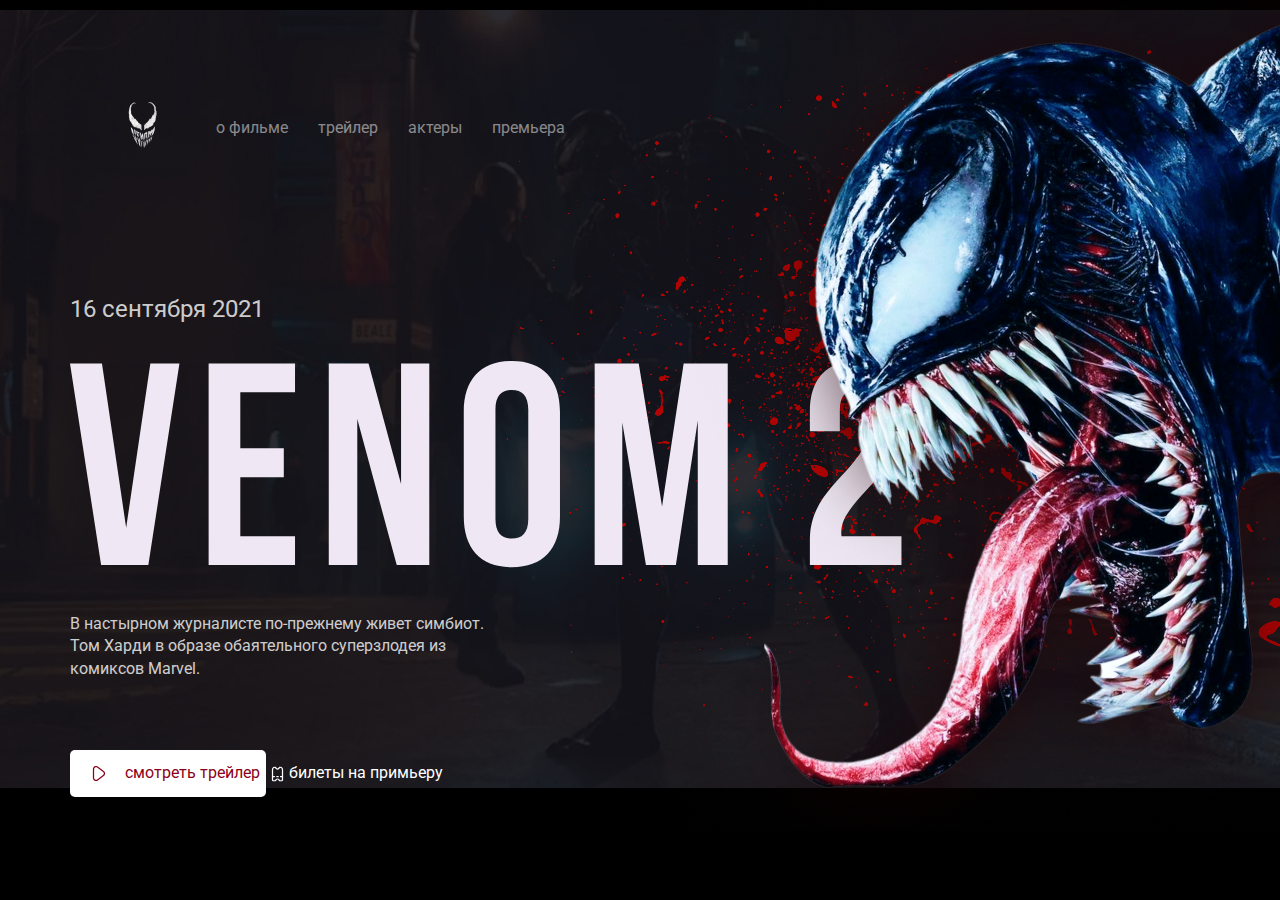
<file: index.html>
<!DOCTYPE html>
<html lang="ru">
<head>
  <meta charset="UTF-8">
  <meta http-equiv="X-UA-Compatible" content="IE=edge">
  <meta name="viewport" content="width=device-width, initial-scale=1.0">
  <title>Главная - Venom 2</title>
  <link rel="preconnect" href="https://fonts.gstatic.com">
  <link href="https://fonts.googleapis.com/css2?family=Roboto:wght@400;700&display=swap" rel="stylesheet">
  <link rel="stylesheet" href="css/normalize.css">
  <link rel="stylesheet" href="css/style.css">
</head>
<body class= "blood">
<div class="container">
  <header class="header">
    <a href="/" class="logo-link">
      <img whidth="46" height="71" src="img/logo.png" alt="logo: venom" class="logo-image">
    </a>
    <nav class="nav">
      <ul class="nav-menu">
        <li class="nav-menu-item">
          <a href="about.html" class="nav-menu-link">о фильме</a>
        </li>
        <li class="nav-menu-item">
          <a href="treiler.html" class="nav-menu-link">трейлер</a>
        </li>
        <li class="nav-menu-item">
          <a href="actors.html" class="nav-menu-link">актеры</a>
        </li>
        <li class="nav-menu-item">
          <a href="premier.html" class="nav-menu-link">премьера</a>
        </li>
      </ul>
    </nav>
  </header>
  <div class="film">
    <div class="film-text">
      <span class="film-date">16 сентября 2021</span>
      <img src="img/venom-2.svg" alt="logo: venom-2" class="film-logo">
      <p class="film-description">
        В настырном журналисте по-прежнему живет симбиот. Том Харди в образе обаятельного суперзлодея из комиксов
        Marvel.
      </p>
    </div>
    <!-- /.film-text -->
    <div class="button-group">
      <button class="button button-primary">
        <img whidth="15" src="img/play.svg" alt="icon: play" class="button-icon">
        <span class="button-text">смотреть трейлер</span>
      </button>
      <a href="trailer.html" class="button button-link">
        <img whidth="15" src="img/ticket.svg" alt="icon: ticket" class="button-icon">
        <span class="button-text">билеты на примьеру</span>
      </a>
    </div>
  </div>
  </div>
  <!-- /.film -->
</div>
  <img src="img/venom.png" alt="photo: venom" class="venom">
</body>
</html>
</file>
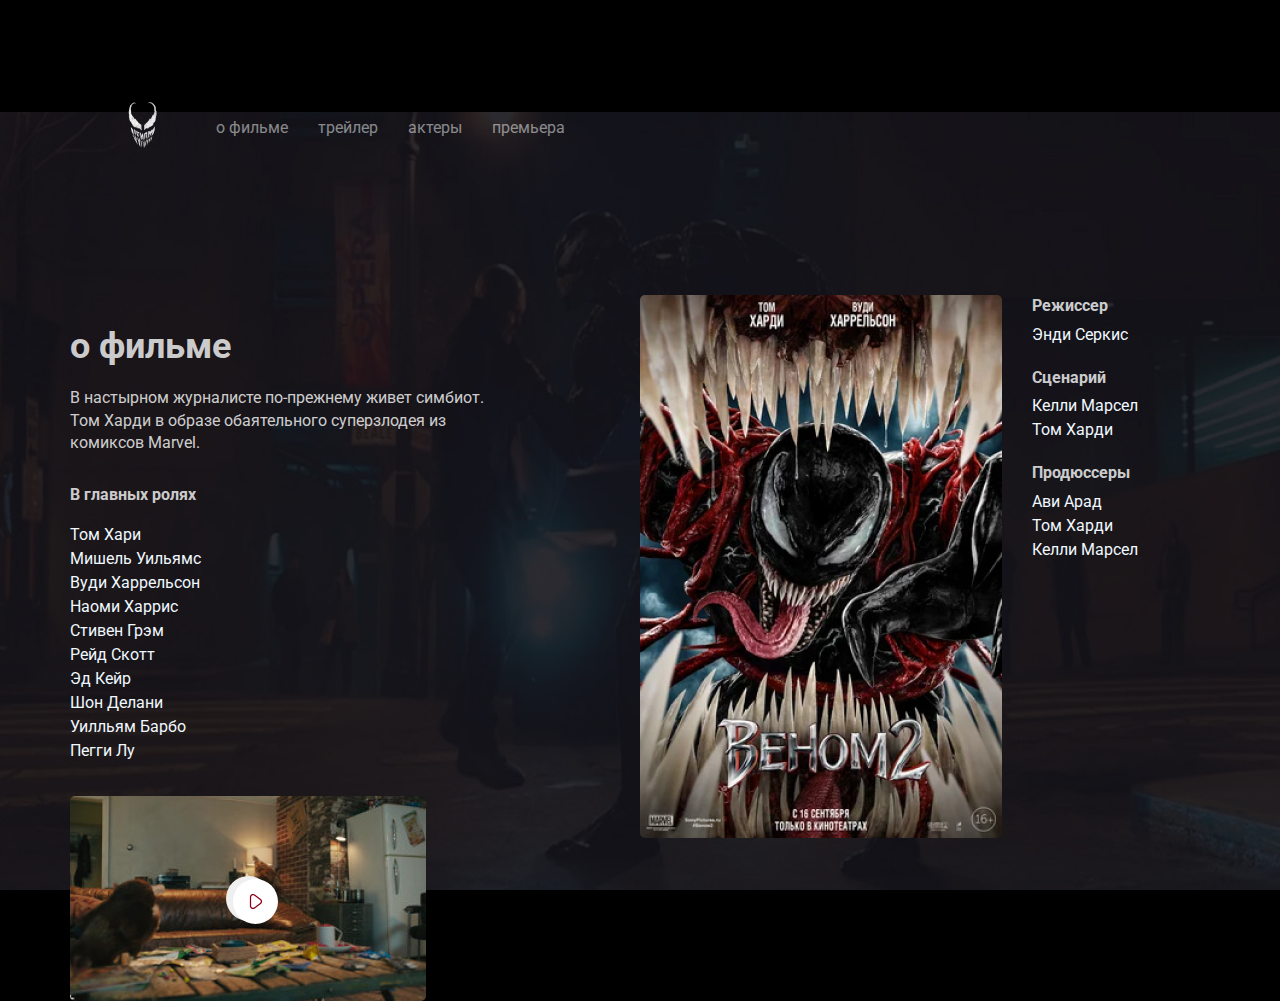
<file: about.html>
<!DOCTYPE html>
<html lang="ru">
<head>
  <meta charset="UTF-8">
  <meta http-equiv="X-UA-Compatible" content="IE=edge">
  <meta name="viewport" content="width=device-width, initial-scale=1.0">
  <title>О фильме - Venom 2</title>
  <link rel="preconnect" href="https://fonts.gstatic.com">
  <link href="https://fonts.googleapis.com/css2?family=Roboto:wght@400;700&display=swap" rel="stylesheet">
  <link rel="stylesheet" href="css/normalize.css">
  <link rel="stylesheet" href="css/style.css">
</head>
<body class= "primary-bg">
<div class="container">
  <header class="header">
    <a href="/" class="logo-link">
      <img whidth="46" height="71" src="img/logo.png" alt="logo: venom" class="logo-image">
    </a>
    <nav class="nav">
      <ul class="nav-menu">
        <li class="nav-menu-item">
          <a href="about.html" class="nav-menu-link">о фильме</a>
        </li>
        <li class="nav-menu-item">
          <a href="treiler.html" class="nav-menu-link">трейлер</a>
        </li>
        <li class="nav-menu-item">
          <a href="actors.html" class="nav-menu-link">актеры</a>
        </li>
        <li class="nav-menu-item">
          <a href="premier.html" class="nav-menu-link">премьера</a>
        </li>
      </ul>
    </nav>
  </header>
  <div class="content">
  <div class="col">
<h2 class="content-title">о фильме</h2>
<p class="content-text">В настырном журналисте по-прежнему живет симбиот. Том Харди в образе обаятельного суперзлодея из комиксов Marvel.</p>
<h3 class="content-subtitle">В главных ролях</h3>
<ul class="list">
  <li class="list-item">Том Хари</li>
  <li class="list-item">Мишель Уильямс</li>
  <li class="list-item">Вуди Харрельсон</li>
  <li class="list-item">Наоми Харрис</li>
  <li class="list-item">Стивен Грэм</li>
  <li class="list-item">Рейд Скотт</li>
  <li class="list-item">Эд Кейр</li>
  <li class="list-item">Шон Делани</li>
  <li class="list-item">Уилльям Барбо</li>
  <li class="list-item">Пегги Лу</li>
</ul>
<div class="trailer">
  <button class="play">
  <img src="img/play.svg" alt="icon: play" class="play-icon"/>
  </button>
</div>
  </div>
  <div class="col">
    <div class="poster-wrapper">
<img src="img/poster.jpg" alt="photo: poster venom 2" class="poster"/>
  <div class="creators">
    <h3 class="content-subtitle">Режиссер</h3>
    <ul class="list">
      <li class="list-item">Энди Серкис</li>
    </ul>
    <h3 class="content-subtitle">Сценарий</h3>
    <ul class="list">
      <li class="list-item">Келли Марсел</li>
      <li class="list-item">Том Харди</li>
    </ul>
    <h3 class="content-subtitle">Продюссеры</h3>
    <ul class="list">
      <li class="list-item">Ави Арад</li>
      <li class="list-item">Том Харди</li>
      <li class="list-item">Келли Марсел</li>
    </ul>
  </div>
</div>
</div>
  </div>
  </div>
</body>
</html>
</file>
<file: css/style.css>
body {
  background-color: #000000;
  color: aliceblue;
  font-family: "Roboto", sans-serif;
}
.container {
  max-width: 1140px;
  margin: auto;
}
.header {
  display: flex;
  align-items: center;
  padding-top: 40px;
  margin-bottom: 80px;
}
.logo-link {
  display: inline-block;
  margin: 50px;
}
.nav-menu {
  margin: 0;
  padding: 0;
  list-style: none;
  display: flex;
}
.nav-menu-item {
  margin-right: 30px;
}
.nav-menu-link {
  text-decoration: none;
  color: rgba(255, 255, 255, 0.5);
}
.film-date {
  display: block;
  font-size: 24px;
  line-height: 28px;
  margin-bottom: 38px;
  color: rgba(255, 255, 255, 0.8);
}
.film-description {
  margin-top: 40px;
  max-width: 423px;
  font-size: 16px;
  line-height: 140%;
  color: rgba(255, 255, 255, 0.8);
}
.button {
  padding: 15px, 30px;
  border: none;
  border-radius: 5px;
  text-decoration: none;
  cursor: pointer;
}
.button-icon,
.button-text {
  display: inline-block;
  vertical-align: middle;
}
button-text {
  font-size: 14px;
  line-height: 16px;
  margin-left: 10px;
}
.button-primary {
  color: #8d0019;
  background-color: #fff;
}
.button-link {
  color: #fff;
}
.button-group {
  margin-top: 70px;
}
.venom {
  position: absolute;
  top: 0;
  right: 0;
}
.blood {
  background: url("../img/blood.png") no-repeat top right,
    #000000 url(../img/background.jpg) no-repeat center center / 100%;
}
.primary-bg {
  background: #000000 url(../img/background.jpg) no-repeat center center / 100%;
}
.content {
  display: flex;
}
.col {
  flex-basis: 50%;
}
.content-title {
  font-weight: bold;
  font-size: 36px;
  line-height: 42px;
  color: rgba(255, 255, 255, 0.8);
  margin-bottom: 20px;
}
.content-subtitle {
  font-size: 16px;
  line-height: 140%;
  color: rgba(255, 255, 255, 0.8);
  margin-bottom: 15px;
  margin-top: 0;
}
.content-text {
  font-size: 16px;
  line-height: 140%;
  color: rgba(255, 255, 255, 0.8);
  max-width: 423px;
  margin-bottom: 30px;
}
.content .list {
  list-style-type: none;
  padding: 0;
}
.list-item {
  line-height: 1.5;
}
.column-2 {
  -webkit-column-count: 2;
  -moz-column-count: 2;
  column-count: 2;
  -webkit-column-gap: 20px;
  -moz-column-gap: 20px;
  column-gap: 20px;
  max-width: 350px;
}
.content .trailer {
  width: 356px;
  height: 205px;
  background: url("../img/trailer-cover.jpg") no-repeat center/contain;
  border-radius: 5px;
  display: flex;
  align-items: center;
  justify-content: center;
  margin-top: 33px;
}
.trailer .play {
  width: 45px;
  height: 45px;
  border-radius: 50%;
  border: none;
  cursor: pointer;
}
.trailer .play-icon {
  transform: translate(1px, 2px);
}
.poster-wrapper {
  display: flex;
  align-items: start;
}
.poster {
  width: 362px;
  border-radius: 5px;
  margin-right: 30px;
}
.poster-wrapper .content-subtitle {
  margin-bottom: 5px;
}
.poster-wrapper .list {
  margin: 0;
  margin-bottom: 20px;
}
</file>
